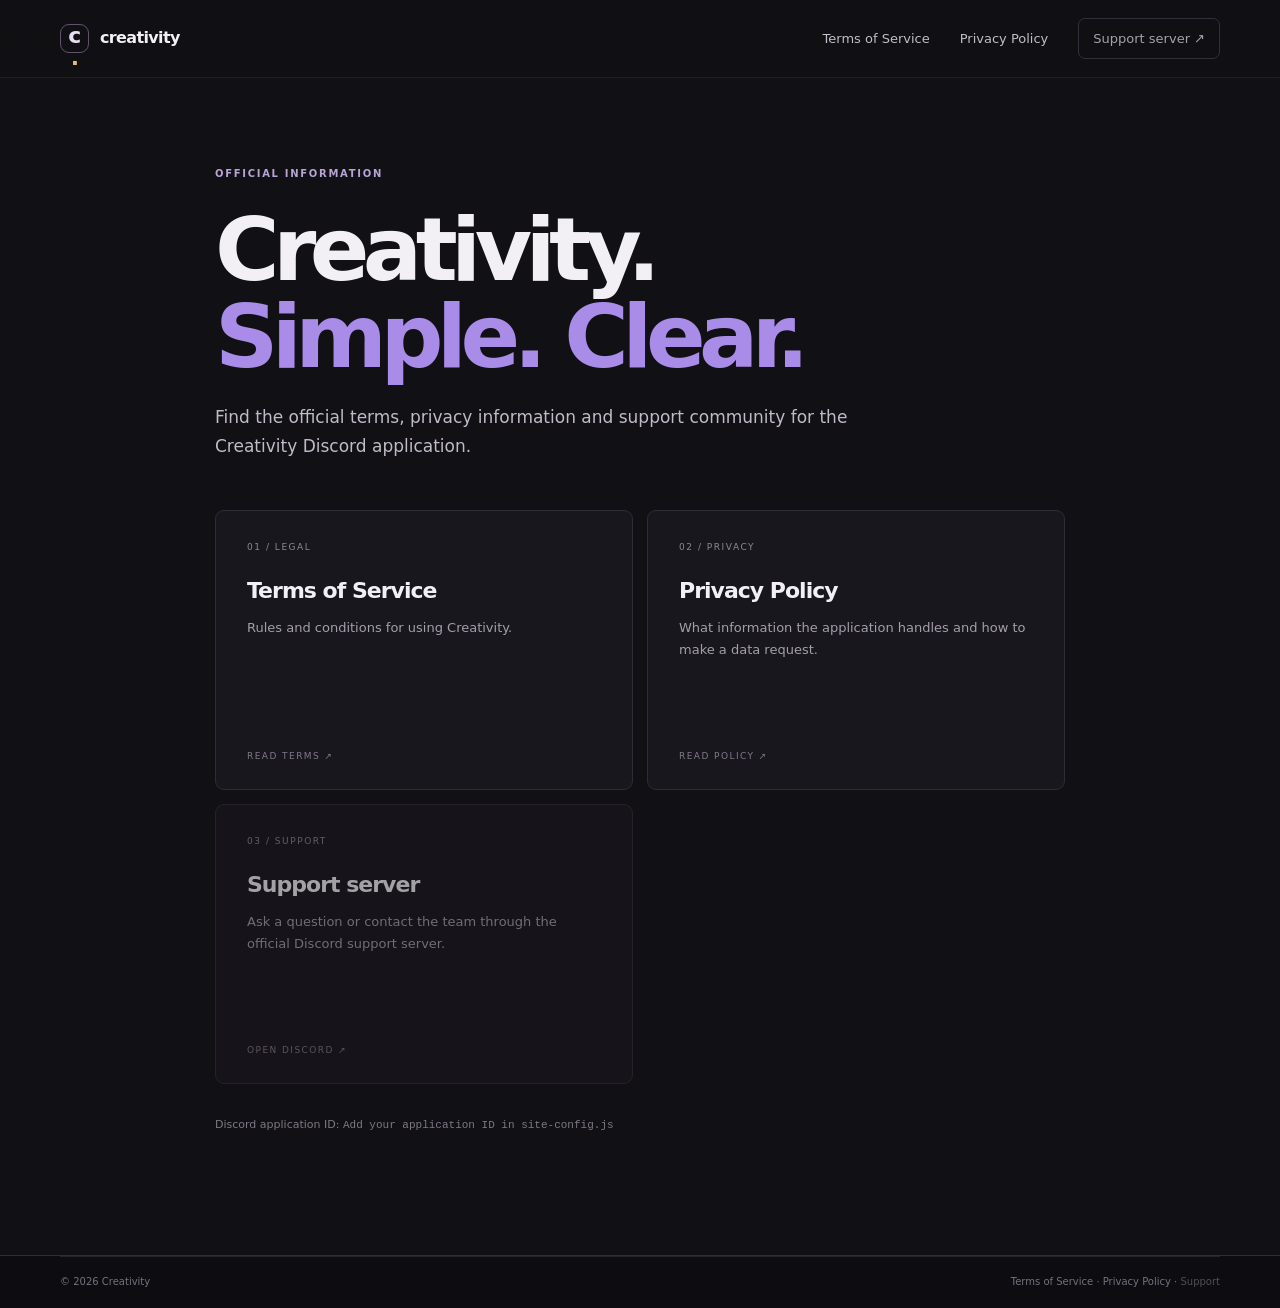
<file: index.html>
<!doctype html>
<html lang="en">
<head>
  <meta charset="utf-8">
  <meta name="viewport" content="width=device-width,initial-scale=1">
  <meta name="theme-color" content="#111014">
  <meta name="description" content="Official legal and support information for the Creativity Discord application.">
  <title>Creativity — Official</title>
  <link rel="icon" href="/favicon.svg" type="image/svg+xml">
  <link rel="stylesheet" href="/styles.css">
</head>
<body>
  <header class="site-header">
    <a class="brand" href="/" aria-label="Creativity home"><span class="brand-mark">c<span>.</span></span><span>creativity</span></a>
    <nav class="nav" aria-label="Main navigation">
      <a href="/terms.html">Terms of Service</a>
      <a href="/privacy.html">Privacy Policy</a>
      <a class="nav-cta" data-link="supportInvite" href="#">Support server ↗</a>
    </nav>
  </header>
  <main class="legal-wrap">
    <div class="eyebrow">OFFICIAL INFORMATION</div>
    <h1 class="page-title">Creativity<span>.</span><br><em>Simple. Clear.</em></h1>
    <p class="page-intro">Find the official terms, privacy information and support community for the Creativity Discord application.</p>
    <section class="feature-grid" aria-label="Official links">
      <a class="feature-card" href="/terms.html"><div class="feature-number">01 / LEGAL</div><h3>Terms of Service</h3><p>Rules and conditions for using Creativity.</p><div class="card-foot">READ TERMS ↗</div></a>
      <a class="feature-card" href="/privacy.html"><div class="feature-number">02 / PRIVACY</div><h3>Privacy Policy</h3><p>What information the application handles and how to make a data request.</p><div class="card-foot">READ POLICY ↗</div></a>
      <a class="feature-card" data-link="supportInvite" href="#"><div class="feature-number">03 / SUPPORT</div><h3>Support server</h3><p>Ask a question or contact the team through the official Discord support server.</p><div class="card-foot">OPEN DISCORD ↗</div></a>
    </section>
    <p class="fine-print" style="margin-top:2rem">Discord application ID: <code id="application-id">Not configured</code></p>
  </main>
  <footer class="footer"><div class="wrap footer-bottom"><span>© <span id="year"></span> Creativity</span><span><a href="/terms.html">Terms of Service</a> · <a href="/privacy.html">Privacy Policy</a> · <a data-link="supportInvite" href="#">Support</a></span></div></footer>
  <script src="/site-config.js"></script><script src="/app.js"></script>
</body>
</html>
</file>
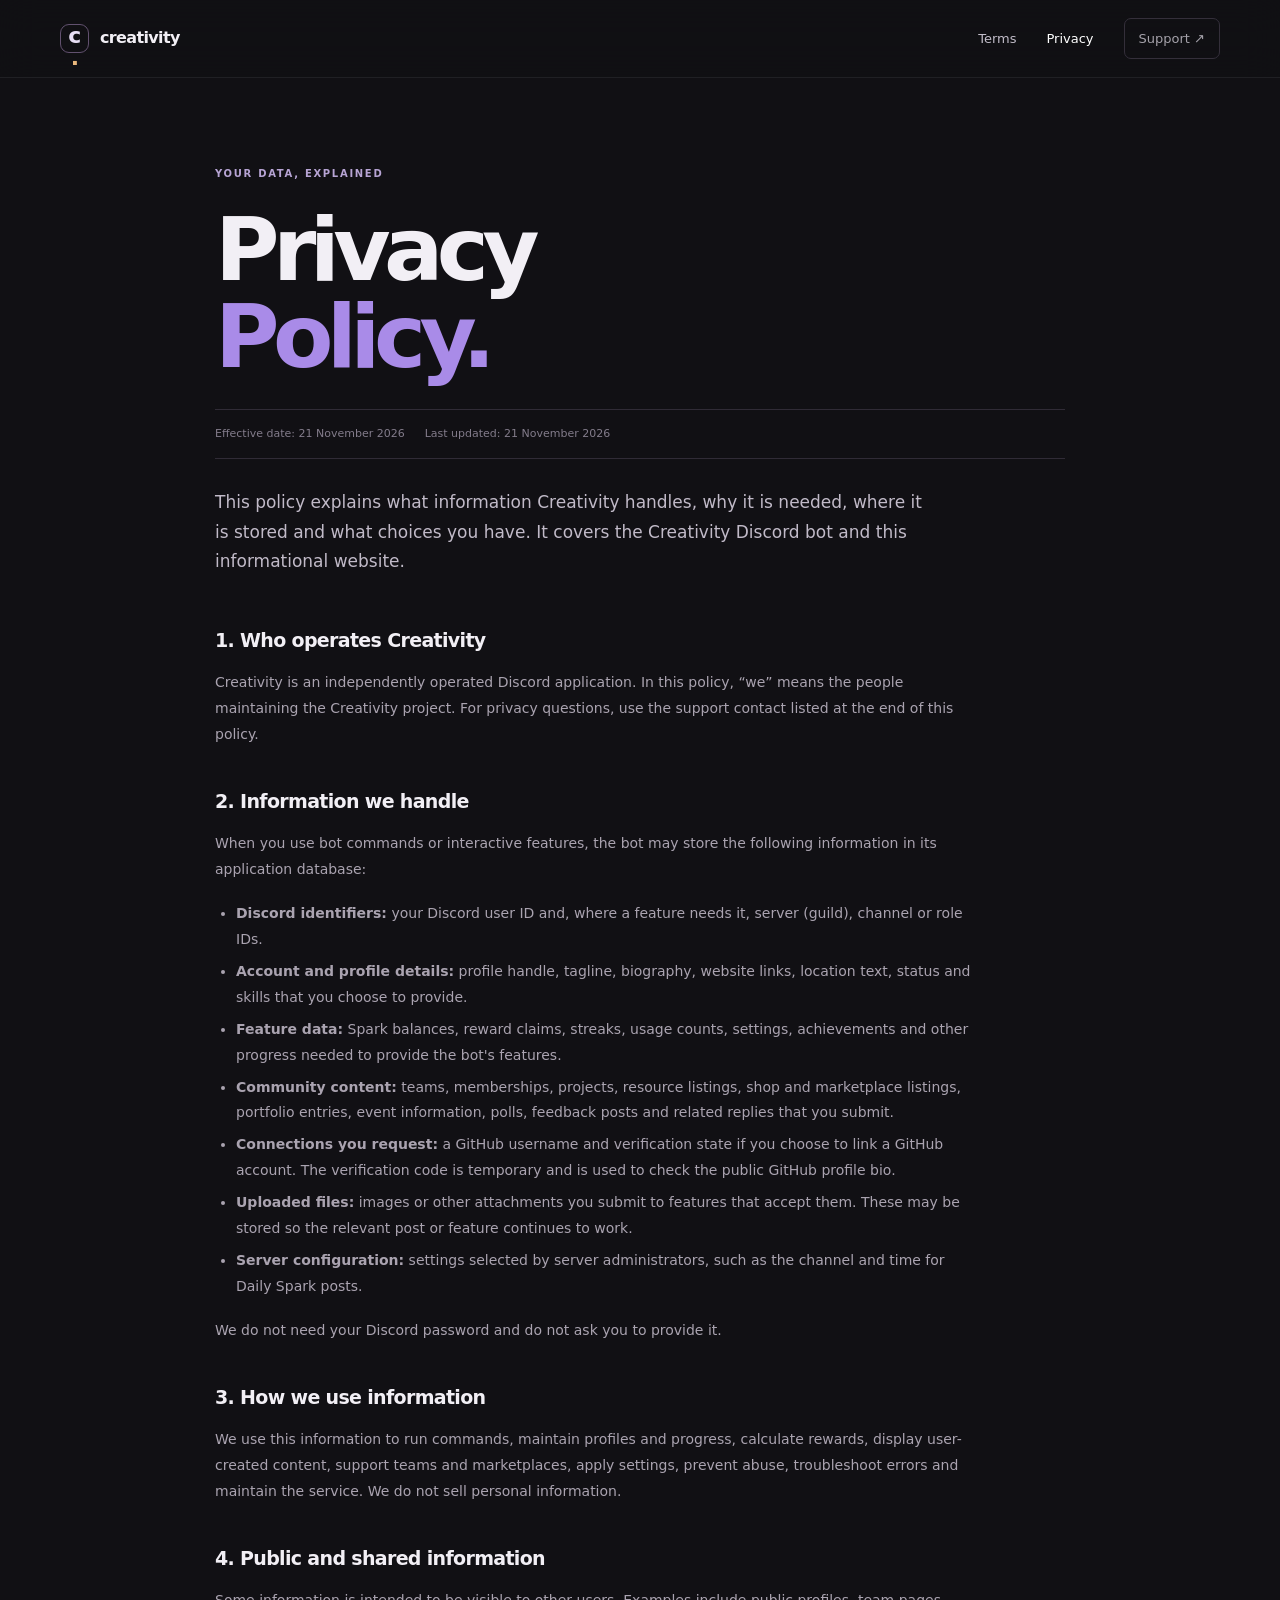
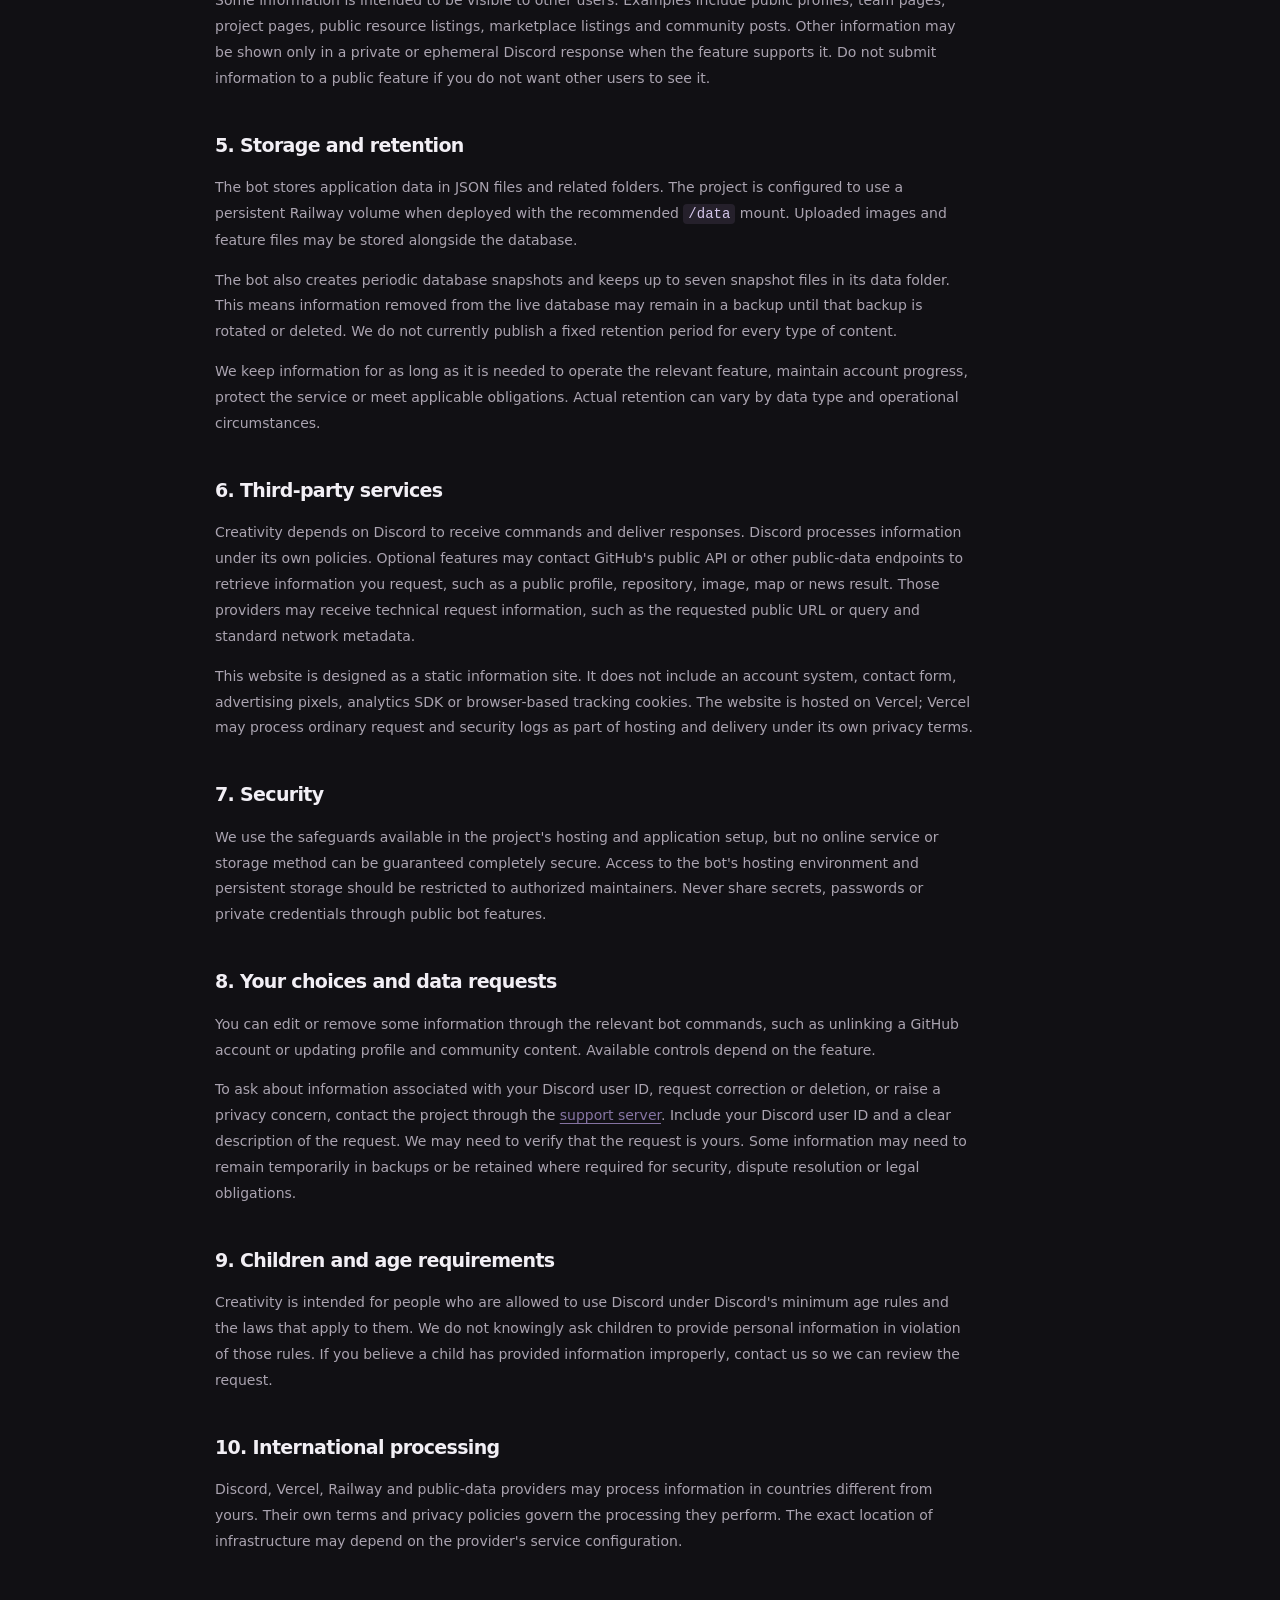
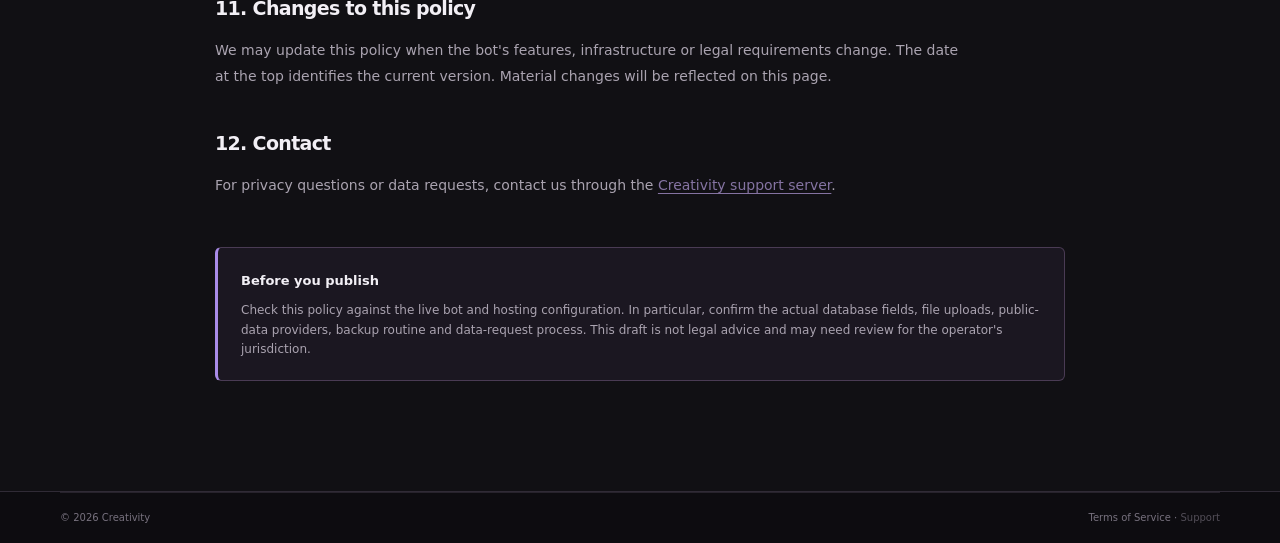
<file: privacy.html>
<!doctype html><html lang="en"><head><meta charset="utf-8"><meta name="viewport" content="width=device-width,initial-scale=1"><meta name="theme-color" content="#111014"><meta name="description" content="Privacy Policy for the Creativity Discord bot and website."><title>Privacy Policy — Creativity</title><link rel="icon" href="/favicon.svg" type="image/svg+xml"><link rel="stylesheet" href="/styles.css"></head><body><header class="site-header"><a class="brand" href="/"><span class="brand-mark">c<span>.</span></span><span>creativity</span></a><button class="menu-toggle" aria-label="Open navigation" aria-expanded="false">☰</button><nav class="nav"><a href="/terms.html">Terms</a><a class="active" href="/privacy.html">Privacy</a><a class="nav-cta" data-link="supportInvite" href="#">Support ↗</a></nav></header><main class="legal-wrap"><div class="eyebrow">YOUR DATA, EXPLAINED</div><h1 class="page-title">Privacy<br><em>Policy.</em></h1><div class="doc-meta"><span>Effective date: 21 November 2026</span><span>Last updated: 21 November 2026</span></div><p class="page-intro">This policy explains what information Creativity handles, why it is needed, where it is stored and what choices you have. It covers the Creativity Discord bot and this informational website.</p><article class="legal-content">
<h2>1. Who operates Creativity</h2><p>Creativity is an independently operated Discord application. In this policy, “we” means the people maintaining the Creativity project. For privacy questions, use the support contact listed at the end of this policy.</p>
<h2>2. Information we handle</h2><p>When you use bot commands or interactive features, the bot may store the following information in its application database:</p><ul><li><strong>Discord identifiers:</strong> your Discord user ID and, where a feature needs it, server (guild), channel or role IDs.</li><li><strong>Account and profile details:</strong> profile handle, tagline, biography, website links, location text, status and skills that you choose to provide.</li><li><strong>Feature data:</strong> Spark balances, reward claims, streaks, usage counts, settings, achievements and other progress needed to provide the bot's features.</li><li><strong>Community content:</strong> teams, memberships, projects, resource listings, shop and marketplace listings, portfolio entries, event information, polls, feedback posts and related replies that you submit.</li><li><strong>Connections you request:</strong> a GitHub username and verification state if you choose to link a GitHub account. The verification code is temporary and is used to check the public GitHub profile bio.</li><li><strong>Uploaded files:</strong> images or other attachments you submit to features that accept them. These may be stored so the relevant post or feature continues to work.</li><li><strong>Server configuration:</strong> settings selected by server administrators, such as the channel and time for Daily Spark posts.</li></ul><p>We do not need your Discord password and do not ask you to provide it.</p>
<h2>3. How we use information</h2><p>We use this information to run commands, maintain profiles and progress, calculate rewards, display user-created content, support teams and marketplaces, apply settings, prevent abuse, troubleshoot errors and maintain the service. We do not sell personal information.</p>
<h2>4. Public and shared information</h2><p>Some information is intended to be visible to other users. Examples include public profiles, team pages, project pages, public resource listings, marketplace listings and community posts. Other information may be shown only in a private or ephemeral Discord response when the feature supports it. Do not submit information to a public feature if you do not want other users to see it.</p>
<h2>5. Storage and retention</h2><p>The bot stores application data in JSON files and related folders. The project is configured to use a persistent Railway volume when deployed with the recommended <code>/data</code> mount. Uploaded images and feature files may be stored alongside the database.</p><p>The bot also creates periodic database snapshots and keeps up to seven snapshot files in its data folder. This means information removed from the live database may remain in a backup until that backup is rotated or deleted. We do not currently publish a fixed retention period for every type of content.</p><p>We keep information for as long as it is needed to operate the relevant feature, maintain account progress, protect the service or meet applicable obligations. Actual retention can vary by data type and operational circumstances.</p>
<h2>6. Third-party services</h2><p>Creativity depends on Discord to receive commands and deliver responses. Discord processes information under its own policies. Optional features may contact GitHub's public API or other public-data endpoints to retrieve information you request, such as a public profile, repository, image, map or news result. Those providers may receive technical request information, such as the requested public URL or query and standard network metadata.</p><p>This website is designed as a static information site. It does not include an account system, contact form, advertising pixels, analytics SDK or browser-based tracking cookies. The website is hosted on Vercel; Vercel may process ordinary request and security logs as part of hosting and delivery under its own privacy terms.</p>
<h2>7. Security</h2><p>We use the safeguards available in the project's hosting and application setup, but no online service or storage method can be guaranteed completely secure. Access to the bot's hosting environment and persistent storage should be restricted to authorized maintainers. Never share secrets, passwords or private credentials through public bot features.</p>
<h2>8. Your choices and data requests</h2><p>You can edit or remove some information through the relevant bot commands, such as unlinking a GitHub account or updating profile and community content. Available controls depend on the feature.</p><p>To ask about information associated with your Discord user ID, request correction or deletion, or raise a privacy concern, contact the project through the <a data-link="supportInvite" href="#">support server</a>. Include your Discord user ID and a clear description of the request. We may need to verify that the request is yours. Some information may need to remain temporarily in backups or be retained where required for security, dispute resolution or legal obligations.</p>
<h2>9. Children and age requirements</h2><p>Creativity is intended for people who are allowed to use Discord under Discord's minimum age rules and the laws that apply to them. We do not knowingly ask children to provide personal information in violation of those rules. If you believe a child has provided information improperly, contact us so we can review the request.</p>
<h2>10. International processing</h2><p>Discord, Vercel, Railway and public-data providers may process information in countries different from yours. Their own terms and privacy policies govern the processing they perform. The exact location of infrastructure may depend on the provider's service configuration.</p>
<h2>11. Changes to this policy</h2><p>We may update this policy when the bot's features, infrastructure or legal requirements change. The date at the top identifies the current version. Material changes will be reflected on this page.</p>
<h2>12. Contact</h2><p>For privacy questions or data requests, contact us through the <a data-link="supportInvite" href="#">Creativity support server</a>.</p>
</article><div class="legal-callout"><strong>Before you publish</strong><p>Check this policy against the live bot and hosting configuration. In particular, confirm the actual database fields, file uploads, public-data providers, backup routine and data-request process. This draft is not legal advice and may need review for the operator's jurisdiction.</p></div></main><footer class="footer"><div class="wrap footer-bottom"><span>© <span id="year"></span> Creativity</span><span><a href="/terms.html">Terms of Service</a> · <a data-link="supportInvite" href="#">Support</a></span></div></footer><script src="/site-config.js"></script><script src="/app.js"></script></body></html>
</file>
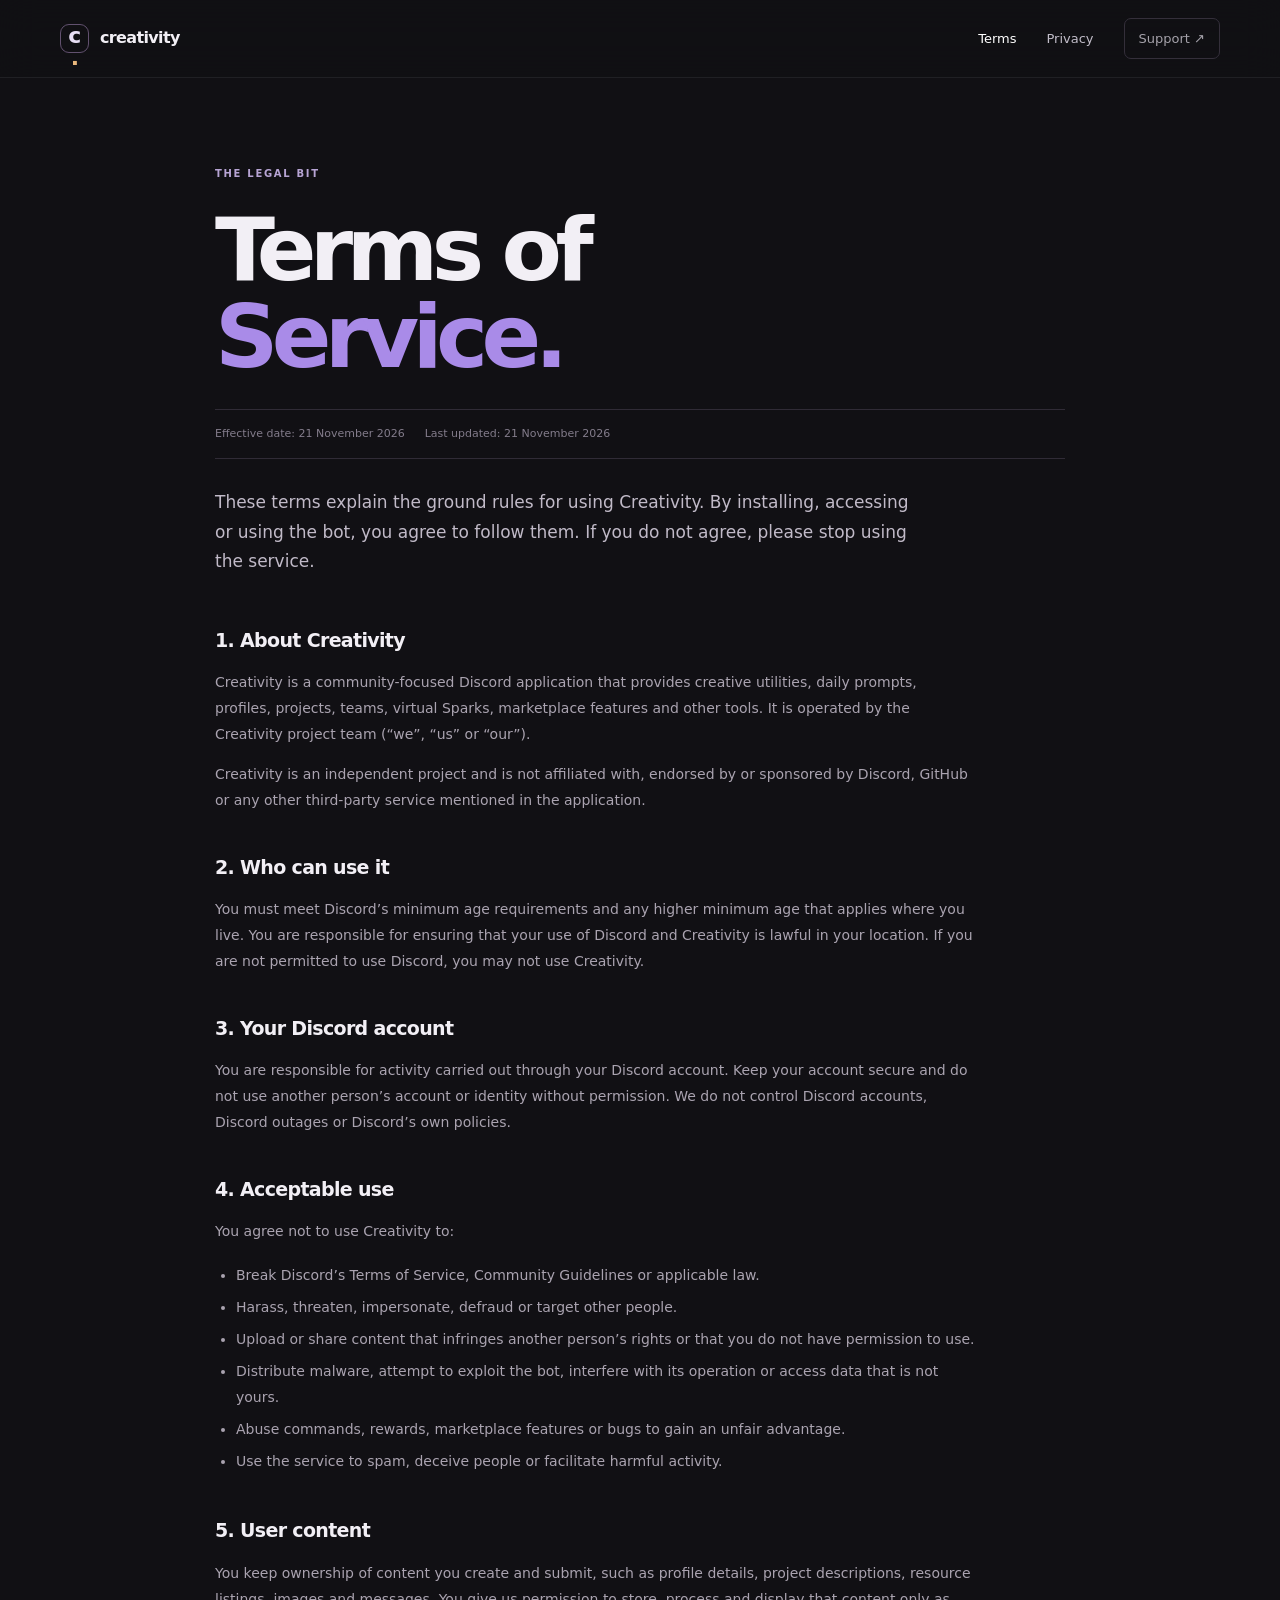
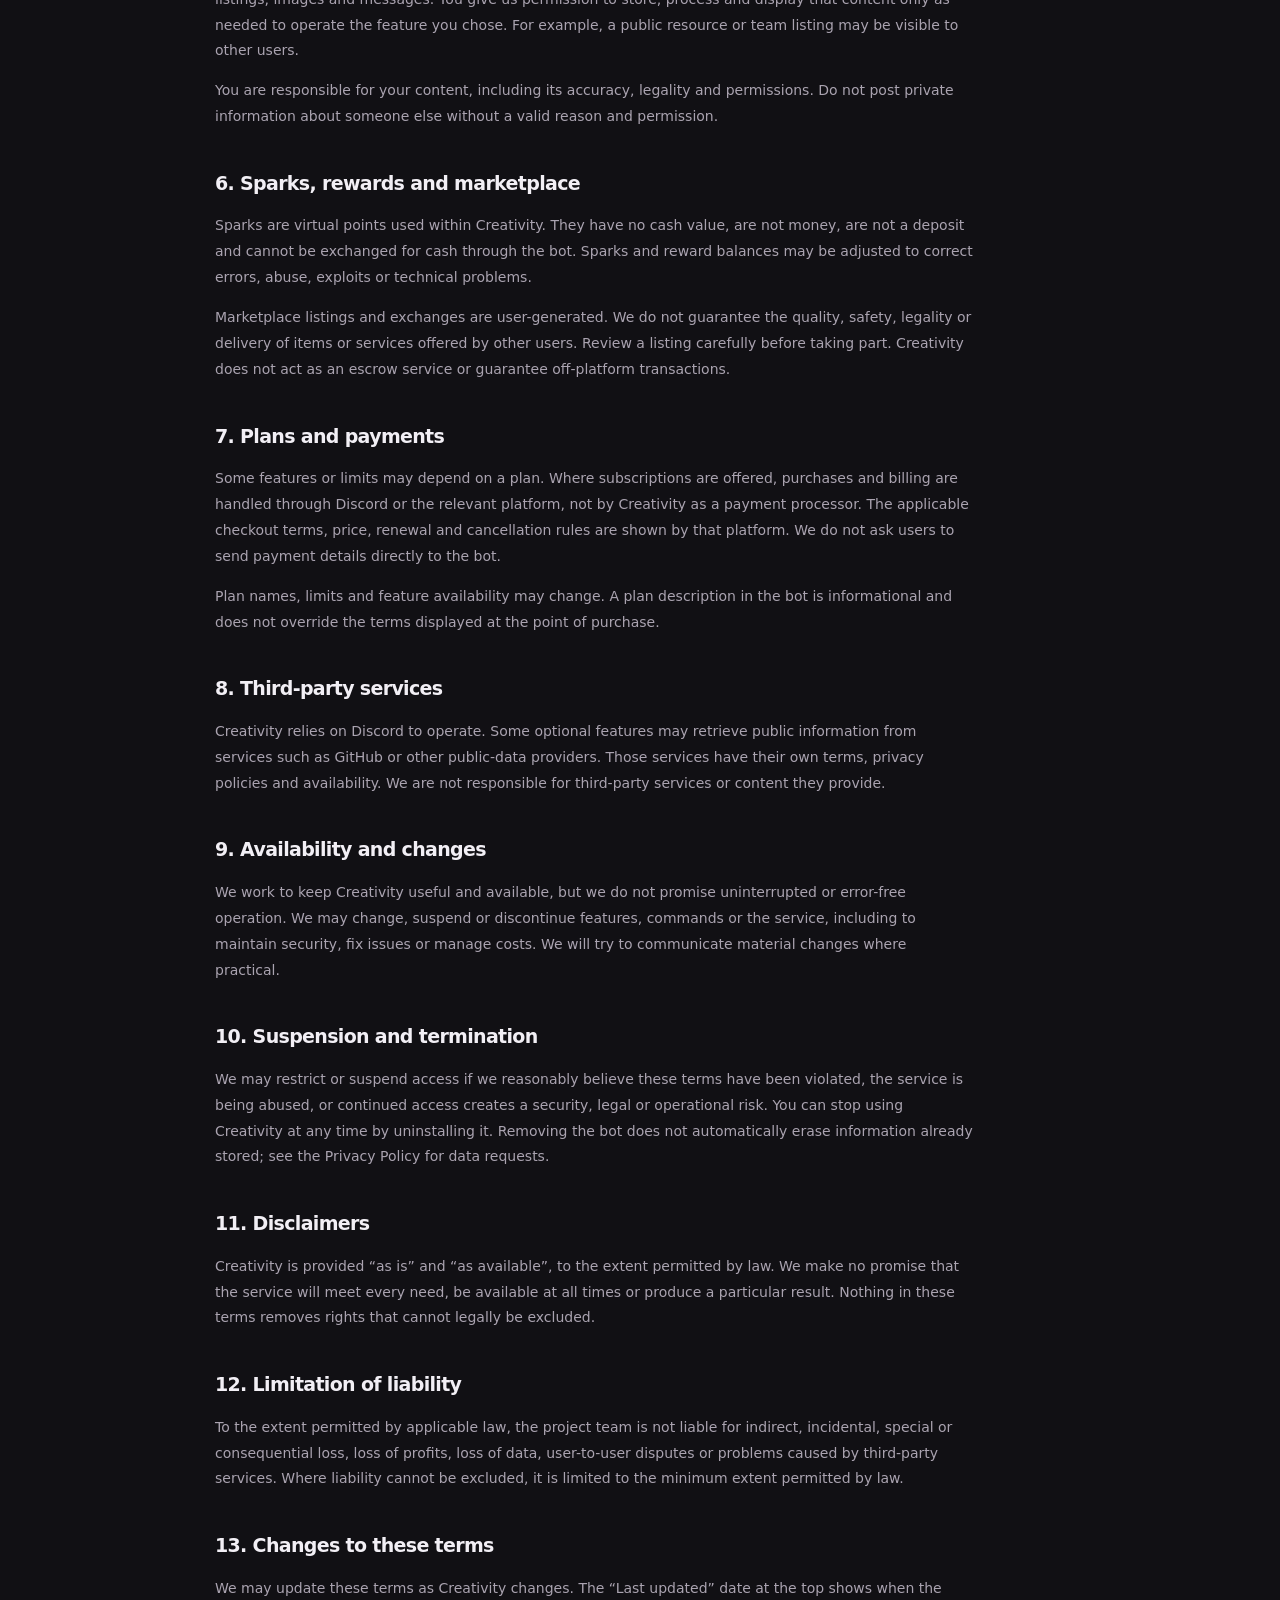
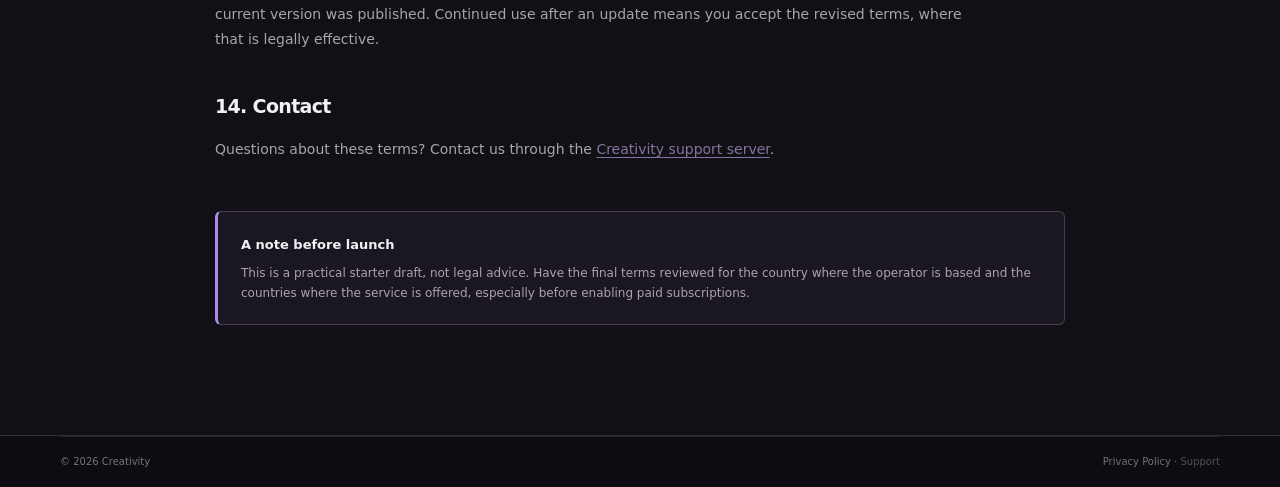
<file: terms.html>
<!doctype html><html lang="en"><head><meta charset="utf-8"><meta name="viewport" content="width=device-width,initial-scale=1"><meta name="theme-color" content="#111014"><meta name="description" content="Terms of Service for the Creativity Discord bot."><title>Terms of Service — Creativity</title><link rel="icon" href="/favicon.svg" type="image/svg+xml"><link rel="stylesheet" href="/styles.css"></head><body><header class="site-header"><a class="brand" href="/"><span class="brand-mark">c<span>.</span></span><span>creativity</span></a><button class="menu-toggle" aria-label="Open navigation" aria-expanded="false">☰</button><nav class="nav"><a class="active" href="/terms.html">Terms</a><a href="/privacy.html">Privacy</a><a class="nav-cta" data-link="supportInvite" href="#">Support ↗</a></nav></header><main class="legal-wrap"><div class="eyebrow">THE LEGAL BIT</div><h1 class="page-title">Terms of<br><em>Service.</em></h1><div class="doc-meta"><span>Effective date: 21 November 2026</span><span>Last updated: 21 November 2026</span></div><p class="page-intro">These terms explain the ground rules for using Creativity. By installing, accessing or using the bot, you agree to follow them. If you do not agree, please stop using the service.</p><article class="legal-content">
<h2>1. About Creativity</h2><p>Creativity is a community-focused Discord application that provides creative utilities, daily prompts, profiles, projects, teams, virtual Sparks, marketplace features and other tools. It is operated by the Creativity project team (“we”, “us” or “our”).</p><p>Creativity is an independent project and is not affiliated with, endorsed by or sponsored by Discord, GitHub or any other third-party service mentioned in the application.</p>
<h2>2. Who can use it</h2><p>You must meet Discord’s minimum age requirements and any higher minimum age that applies where you live. You are responsible for ensuring that your use of Discord and Creativity is lawful in your location. If you are not permitted to use Discord, you may not use Creativity.</p>
<h2>3. Your Discord account</h2><p>You are responsible for activity carried out through your Discord account. Keep your account secure and do not use another person’s account or identity without permission. We do not control Discord accounts, Discord outages or Discord’s own policies.</p>
<h2>4. Acceptable use</h2><p>You agree not to use Creativity to:</p><ul><li>Break Discord’s Terms of Service, Community Guidelines or applicable law.</li><li>Harass, threaten, impersonate, defraud or target other people.</li><li>Upload or share content that infringes another person’s rights or that you do not have permission to use.</li><li>Distribute malware, attempt to exploit the bot, interfere with its operation or access data that is not yours.</li><li>Abuse commands, rewards, marketplace features or bugs to gain an unfair advantage.</li><li>Use the service to spam, deceive people or facilitate harmful activity.</li></ul>
<h2>5. User content</h2><p>You keep ownership of content you create and submit, such as profile details, project descriptions, resource listings, images and messages. You give us permission to store, process and display that content only as needed to operate the feature you chose. For example, a public resource or team listing may be visible to other users.</p><p>You are responsible for your content, including its accuracy, legality and permissions. Do not post private information about someone else without a valid reason and permission.</p>
<h2>6. Sparks, rewards and marketplace</h2><p>Sparks are virtual points used within Creativity. They have no cash value, are not money, are not a deposit and cannot be exchanged for cash through the bot. Sparks and reward balances may be adjusted to correct errors, abuse, exploits or technical problems.</p><p>Marketplace listings and exchanges are user-generated. We do not guarantee the quality, safety, legality or delivery of items or services offered by other users. Review a listing carefully before taking part. Creativity does not act as an escrow service or guarantee off-platform transactions.</p>
<h2>7. Plans and payments</h2><p>Some features or limits may depend on a plan. Where subscriptions are offered, purchases and billing are handled through Discord or the relevant platform, not by Creativity as a payment processor. The applicable checkout terms, price, renewal and cancellation rules are shown by that platform. We do not ask users to send payment details directly to the bot.</p><p>Plan names, limits and feature availability may change. A plan description in the bot is informational and does not override the terms displayed at the point of purchase.</p>
<h2>8. Third-party services</h2><p>Creativity relies on Discord to operate. Some optional features may retrieve public information from services such as GitHub or other public-data providers. Those services have their own terms, privacy policies and availability. We are not responsible for third-party services or content they provide.</p>
<h2>9. Availability and changes</h2><p>We work to keep Creativity useful and available, but we do not promise uninterrupted or error-free operation. We may change, suspend or discontinue features, commands or the service, including to maintain security, fix issues or manage costs. We will try to communicate material changes where practical.</p>
<h2>10. Suspension and termination</h2><p>We may restrict or suspend access if we reasonably believe these terms have been violated, the service is being abused, or continued access creates a security, legal or operational risk. You can stop using Creativity at any time by uninstalling it. Removing the bot does not automatically erase information already stored; see the Privacy Policy for data requests.</p>
<h2>11. Disclaimers</h2><p>Creativity is provided “as is” and “as available”, to the extent permitted by law. We make no promise that the service will meet every need, be available at all times or produce a particular result. Nothing in these terms removes rights that cannot legally be excluded.</p>
<h2>12. Limitation of liability</h2><p>To the extent permitted by applicable law, the project team is not liable for indirect, incidental, special or consequential loss, loss of profits, loss of data, user-to-user disputes or problems caused by third-party services. Where liability cannot be excluded, it is limited to the minimum extent permitted by law.</p>
<h2>13. Changes to these terms</h2><p>We may update these terms as Creativity changes. The “Last updated” date at the top shows when the current version was published. Continued use after an update means you accept the revised terms, where that is legally effective.</p>
<h2>14. Contact</h2><p>Questions about these terms? Contact us through the <a data-link="supportInvite" href="#">Creativity support server</a>.</p>
</article><div class="legal-callout"><strong>A note before launch</strong><p>This is a practical starter draft, not legal advice. Have the final terms reviewed for the country where the operator is based and the countries where the service is offered, especially before enabling paid subscriptions.</p></div></main><footer class="footer"><div class="wrap footer-bottom"><span>© <span id="year"></span> Creativity</span><span><a href="/privacy.html">Privacy Policy</a> · <a data-link="supportInvite" href="#">Support</a></span></div></footer><script src="/site-config.js"></script><script src="/app.js"></script></body></html>
</file>
<file: styles.css>
:root{color-scheme:dark;--bg:#111014;--panel:#19171e;--panel2:#201c27;--text:#f2eff5;--muted:#aaa4b2;--soft:#77717f;--line:#302b36;--purple:#a98be8;--purple2:#7255a8;--gold:#e9b77c;--max:1160px}*{box-sizing:border-box}html{scroll-behavior:smooth}body{margin:0;background:var(--bg);color:var(--text);font-family:Inter,ui-sans-serif,system-ui,-apple-system,"Segoe UI",sans-serif;font-size:15px;line-height:1.65;-webkit-font-smoothing:antialiased}a{color:inherit;text-decoration:none}button,input{font:inherit}.wrap,.legal-wrap{width:min(var(--max),calc(100% - 56px));margin-inline:auto}.site-header{height:78px;border-bottom:1px solid rgba(255,255,255,.07);display:flex;align-items:center;justify-content:space-between;padding:0 max(28px,calc((100vw - var(--max))/2));position:sticky;top:0;z-index:10;background:rgba(17,16,20,.88);backdrop-filter:blur(18px)}.brand{display:inline-flex;align-items:center;gap:11px;font-size:16px;font-weight:650;letter-spacing:-.04em}.brand-mark{width:29px;height:29px;border:1px solid #62516f;border-radius:9px;display:grid;place-items:center;font-size:22px;font-weight:700;line-height:1;color:#e8dff5}.brand-mark span{color:var(--gold)}.nav{display:flex;align-items:center;gap:30px;color:#c2bdc9;font-size:13px}.nav a{transition:color .2s}.nav a:hover,.nav a.active{color:#fff}.nav-cta{border:1px solid #494151;padding:9px 14px;border-radius:7px;color:#f5f0fa!important}.nav-cta span{color:var(--gold);margin-left:8px}.menu-toggle{display:none;background:none;border:0;color:white;font-size:23px}.hero{min-height:610px;padding-block:93px 90px;display:grid;grid-template-columns:1fr .92fr;gap:65px;align-items:center}.eyebrow{font-size:10px;letter-spacing:.17em;font-weight:700;color:#b7a4d4}.eyebrow-dot{display:inline-block;width:7px;height:7px;border-radius:50%;background:var(--gold);margin-right:9px;box-shadow:0 0 0 4px #e9b77c1a}.hero h1,.page-title{font-size:clamp(58px,7.2vw,94px);line-height:.99;letter-spacing:-.075em;font-weight:620;margin:27px 0 24px}.hero h1 em,.page-title em,.manifesto h2 em{font-style:normal;color:var(--purple)}.hero-lede{max-width:455px;color:#b5afbb;font-size:17px;line-height:1.7}.hero-actions{display:flex;gap:12px;margin-top:31px;align-items:center}.button{display:inline-flex;align-items:center;gap:22px;padding:13px 17px;border-radius:7px;font-size:13px;font-weight:650;transition:transform .2s,background .2s}.button:hover{transform:translateY(-2px)}.button-primary{background:#e9e1f4;color:#211a29}.button-primary:hover{background:#fff}.button-primary span{color:#785ca3}.button-quiet{color:#d4cddc;border:1px solid #393440}.button-quiet:hover{background:#201c27}.hero-note{margin-top:23px;color:#817b88;font-size:11px}.hero-note span{padding:0 8px;color:var(--gold)}.hero-art{height:390px;position:relative;overflow:hidden;border:1px solid #39313f;border-radius:12px;background:radial-gradient(ellipse at 70% 32%,#42304f 0,transparent 43%),linear-gradient(145deg,#201a26,#17151b 70%)}.art-grid{position:absolute;inset:0;background-image:linear-gradient(#ffffff08 1px,transparent 1px),linear-gradient(90deg,#ffffff08 1px,transparent 1px);background-size:36px 36px;mask-image:linear-gradient(135deg,#000,transparent 85%)}.orbit{position:absolute;border:1px solid #b69add4d;border-radius:50%;transform:rotate(-27deg)}.orbit-one{width:370px;height:175px;left:15%;top:28%}.orbit-two{width:420px;height:230px;left:8%;top:19%;transform:rotate(37deg);border-color:#e9b77c40}.art-core{position:absolute;left:50%;top:50%;transform:translate(-50%,-50%);width:142px;height:142px;border-radius:34px;background:linear-gradient(145deg,#a98be8,#71528f);box-shadow:0 25px 90px #a98be833;display:grid;place-items:center;font-size:126px;font-weight:650;line-height:1;color:#f7f1ff;letter-spacing:-.12em;padding:0 15px 16px 0}.art-core i{position:absolute;width:12px;height:12px;border-radius:50%;background:var(--gold);right:23px;top:22px}.art-label{position:absolute;font-size:9px;letter-spacing:.2em;color:#c7b9d6}.label-top{top:27px;left:29px}.label-bottom{bottom:27px;right:29px}.art-index{position:absolute;bottom:27px;left:29px;color:#817889;font-size:10px;letter-spacing:.1em}.ticker{border-block:1px solid #2d2832;overflow:hidden;background:#151319}.ticker-track{width:max-content;display:flex;align-items:center;gap:40px;padding:17px 0;animation:drift 36s linear infinite;color:#b8b0c0;text-transform:uppercase;font-size:10px;letter-spacing:.17em}.ticker-track b{color:var(--gold);font-size:13px}@keyframes drift{to{transform:translateX(-30%)}}.section{padding-block:115px}.section-head{display:grid;grid-template-columns:1fr .65fr;align-items:end;gap:60px;margin-bottom:48px}.section-head h2,.split-cta h2{font-size:clamp(42px,5vw,62px);line-height:1.04;letter-spacing:-.065em;font-weight:580;margin:18px 0 0}.section-head>p,.split-cta-side>p{color:var(--muted);max-width:420px;margin:0 0 5px}.feature-grid{display:grid;grid-template-columns:1fr 1fr;gap:14px}.feature-card{position:relative;min-height:280px;padding:29px 31px 27px;background:var(--panel);border:1px solid #302b36;border-radius:9px;overflow:hidden;transition:border-color .2s,transform .2s}.feature-card:hover{border-color:#665477;transform:translateY(-3px)}.feature-large{min-height:305px;background:linear-gradient(125deg,#211d28,#19171e 70%)}.feature-number{font-size:9px;letter-spacing:.17em;color:#8f8797}.feature-icon{margin-top:23px;width:42px;height:42px;border-radius:12px;display:grid;place-items:center;font-size:22px}.icon-sun{background:#3a3027;color:var(--gold)}.icon-pencil{background:#30283a;color:#c9b4ed}.icon-profile{background:#253331;color:#a6c8b9}.icon-market{background:#362b37;color:#d7a5c8}.feature-card h3{font-size:22px;letter-spacing:-.045em;margin:18px 0 8px;font-weight:570}.feature-card p{max-width:390px;color:#a59eab;font-size:13px;margin:0}.card-foot{position:absolute;bottom:25px;left:31px;font-size:9px;letter-spacing:.16em;color:#817889}.feature-market{background:linear-gradient(125deg,#211c28,#21191f)}.manifesto{background:#1b1721;border-block:1px solid #302837;padding:100px 0}.manifesto-inner{max-width:var(--max)}.manifesto h2{font-size:clamp(48px,6vw,76px);line-height:1.03;letter-spacing:-.07em;margin:25px 0}.manifesto-inner>p{max-width:520px;color:#b1a9b8;font-size:15px}.split-cta{display:grid;grid-template-columns:1fr .65fr;gap:80px;align-items:end}.split-cta-side{padding-bottom:6px}.split-cta-side .button{margin-top:20px}.text-link{display:block;color:#bda9db;font-size:12px;margin-top:19px}.text-link span{color:var(--gold)}.footer{border-top:1px solid #302b36;background:#0d0c10}.footer-top{display:grid;grid-template-columns:1fr 1fr 2fr;align-items:center;padding-block:35px}.footer-top>p{font-size:12px;color:#8e8795}.footer-links{display:flex;justify-content:flex-end;gap:22px;color:#a69eac;font-size:11px}.footer-links a:hover,.footer-bottom a:hover{color:#fff}.footer-bottom{border-top:1px solid #27232c;display:flex;justify-content:space-between;padding-block:17px;color:#77717e;font-size:10px}.legal-wrap{max-width:850px;padding-block:88px 110px}.page-title{font-size:clamp(60px,8vw,88px);margin:23px 0}.doc-meta{display:flex;gap:20px;flex-wrap:wrap;color:#837c8b;font-size:11px;border-block:1px solid #302b36;padding:15px 0;margin:29px 0}.page-intro{font-size:17px;line-height:1.75;color:#c1bac8;max-width:710px;margin:0 0 48px}.legal-content{max-width:760px}.legal-content h2{font-size:19px;letter-spacing:-.035em;margin:38px 0 10px;font-weight:620}.legal-content p,.legal-content li{font-size:14px;line-height:1.85;color:#aaa3b0}.legal-content ul{padding-left:21px}.legal-content li{padding:3px 0}.legal-content a{color:#c3a9ef;text-decoration:underline;text-underline-offset:3px}.legal-content code{background:#25202b;padding:2px 5px;border-radius:4px;color:#d5c6eb}.legal-callout{margin-top:48px;border:1px solid #4a3b54;border-left:3px solid var(--purple);background:#1b1721;padding:20px 23px;border-radius:6px}.legal-callout strong{font-size:13px}.legal-callout p{font-size:12px;color:#aaa3b0;margin:8px 0 0}.command-tools{display:flex;align-items:center;justify-content:space-between;gap:20px;margin:42px 0 25px}.command-tools input{width:min(430px,100%);background:#19171e;border:1px solid #393340;border-radius:7px;padding:13px 15px;color:#fff;outline:none}.command-tools input:focus{border-color:#9b7cc4}.command-tools span{font-size:11px;color:#817b88}.command-groups{display:grid;grid-template-columns:1fr 1fr;gap:14px}.command-group{background:#19171e;border:1px solid #302b36;border-radius:8px;padding:24px}.command-group[hidden]{display:none}.command-group-head{display:flex;justify-content:space-between;align-items:center}.command-group h2{font-size:19px;letter-spacing:-.04em;margin:0}.command-group-head>span{font-size:10px;color:#827b8b}.command-group>p{color:#8f8896;font-size:12px;margin:5px 0 20px}.command-list{display:grid;gap:12px}.command-list>div{display:flex;align-items:baseline;gap:13px}.command-list code{min-width:120px;color:#c5a9ef;font-size:12px}.command-list span{color:#a49daa;font-size:12px}.fine-print{font-size:11px;color:#7f7886;margin-top:27px}.is-unconfigured{opacity:.65;cursor:not-allowed}@media(max-width:760px){.site-header{height:68px;padding-inline:22px}.menu-toggle{display:block}.nav{display:none;position:absolute;top:67px;left:0;right:0;padding:18px 22px 22px;background:#151319;border-bottom:1px solid #393340;flex-direction:column;align-items:stretch;gap:17px}.nav.nav-open{display:flex}.nav-cta{text-align:center}.wrap,.legal-wrap{width:calc(100% - 40px)}.hero{padding-block:65px 55px;grid-template-columns:1fr;gap:43px;min-height:0}.hero h1{font-size:clamp(57px,13vw,82px)}.hero-art{height:300px}.section{padding-block:75px}.section-head{grid-template-columns:1fr;gap:20px;margin-bottom:30px}.feature-grid,.command-groups{grid-template-columns:1fr}.feature-card,.feature-large{min-height:275px}.manifesto{padding:75px 0}.split-cta{grid-template-columns:1fr;gap:22px;padding-block:75px}.footer-top{grid-template-columns:1fr;gap:12px}.footer-links{justify-content:flex-start;flex-wrap:wrap;gap:13px 20px}.footer-bottom{gap:12px;flex-wrap:wrap}.legal-wrap{padding-block:65px 80px}.page-intro{font-size:15px}.command-tools{align-items:stretch;flex-direction:column;gap:9px}.command-list>div{gap:8px}.command-list code{min-width:112px}}@media(prefers-reduced-motion:reduce){*,*::before,*::after{scroll-behavior:auto!important;animation-duration:.01ms!important;animation-iteration-count:1!important;transition-duration:.01ms!important}}
</file>
